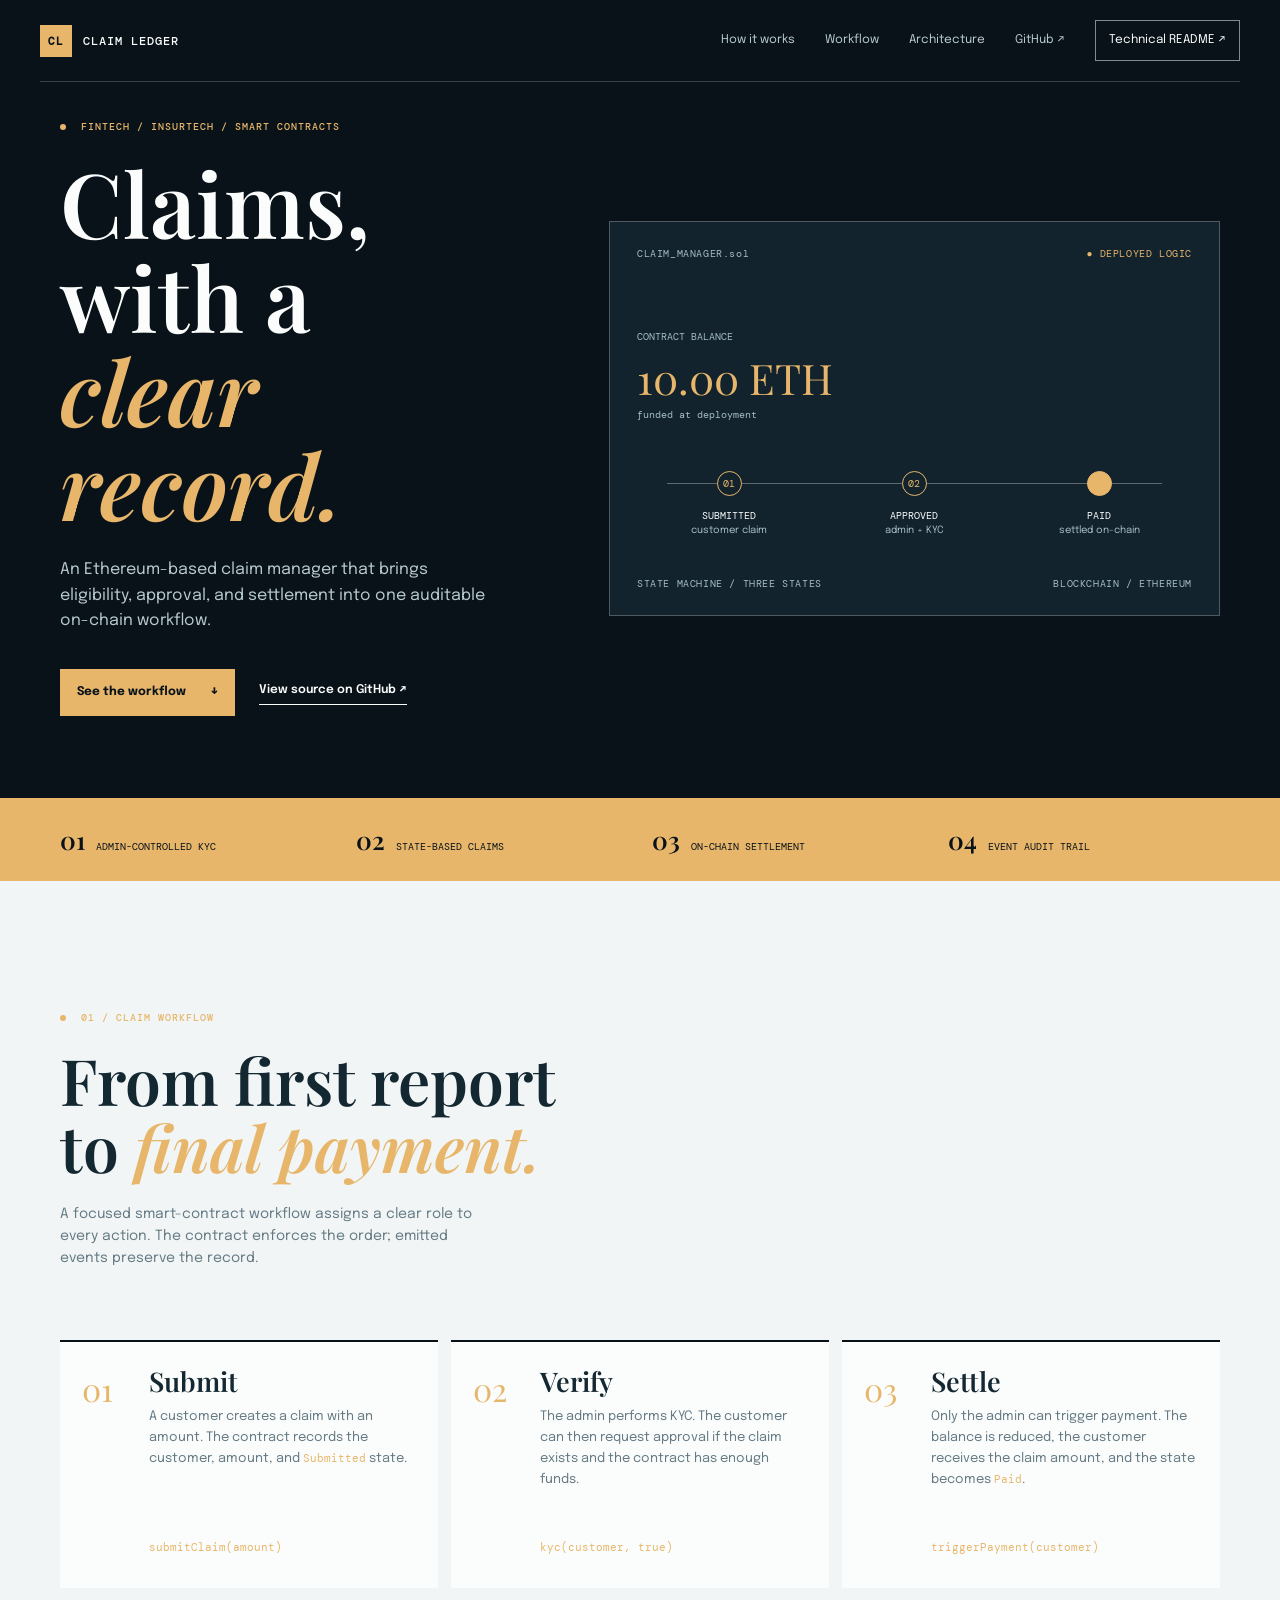
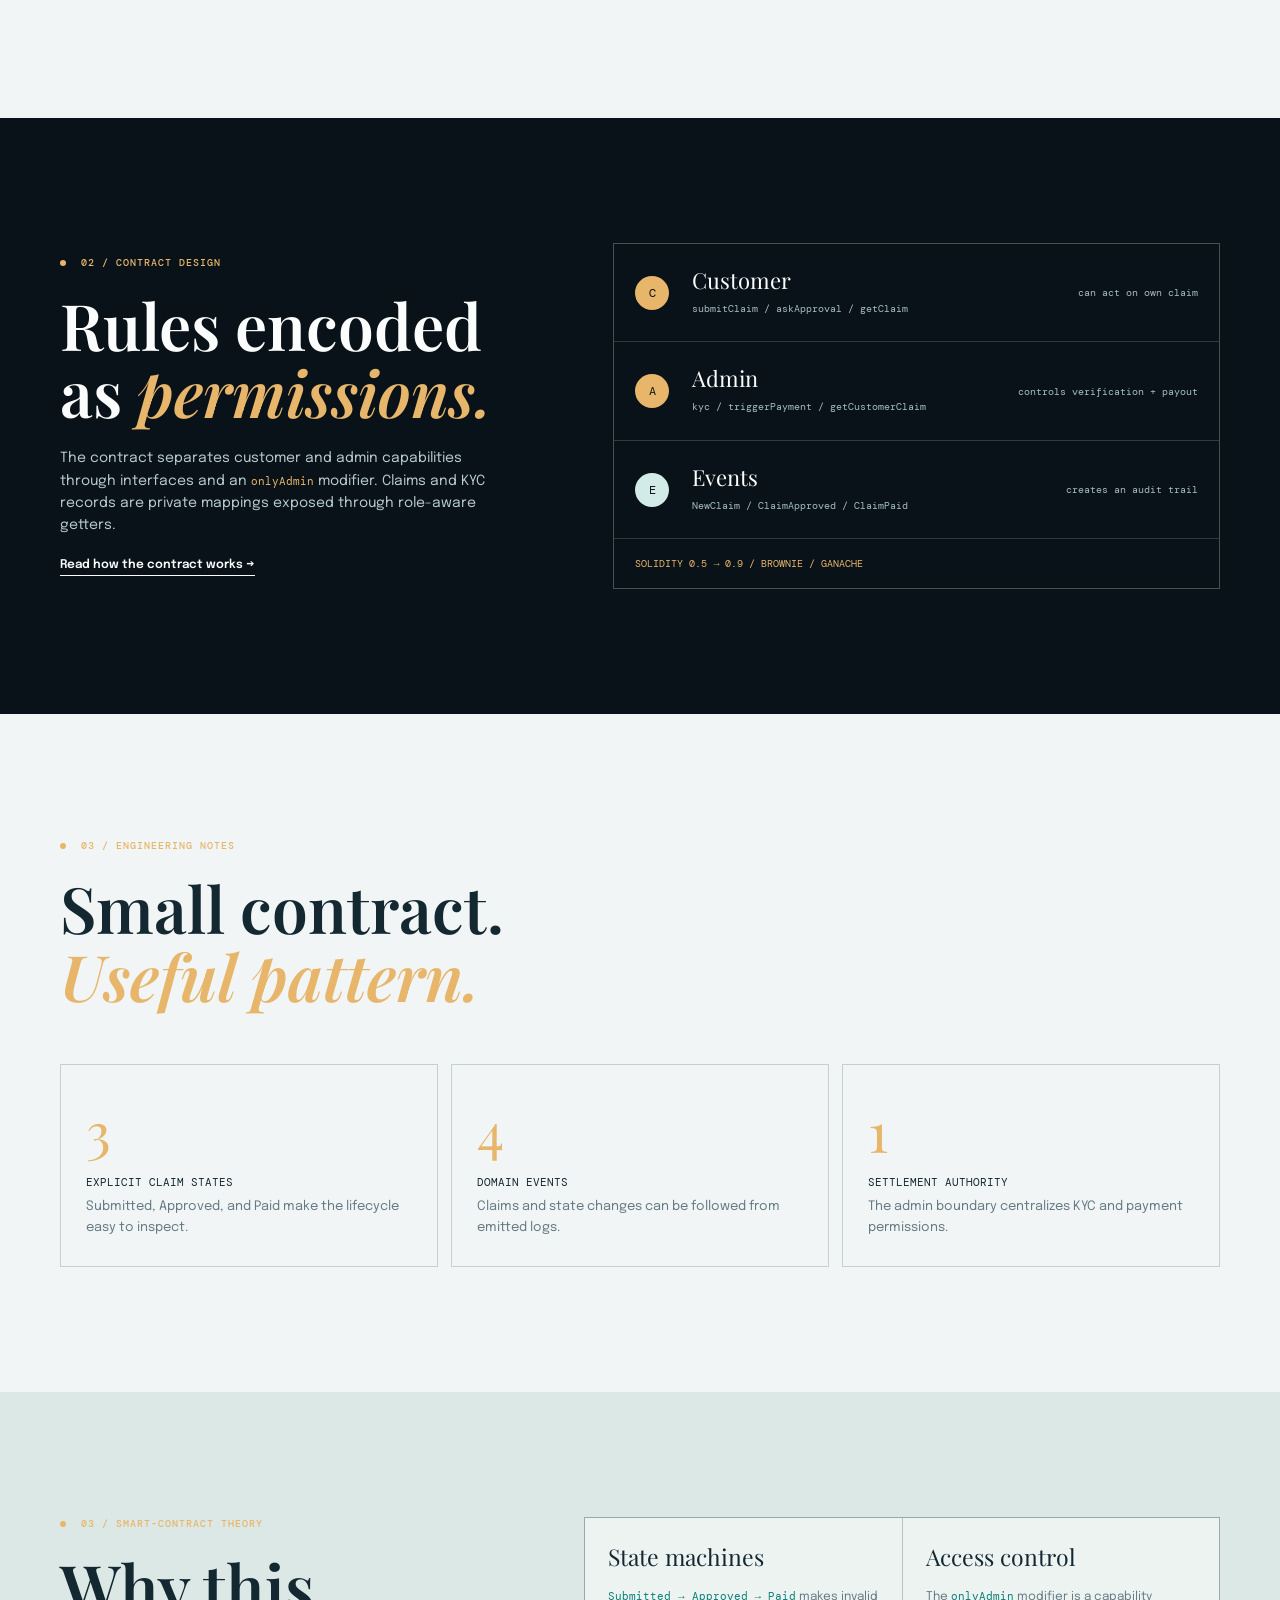
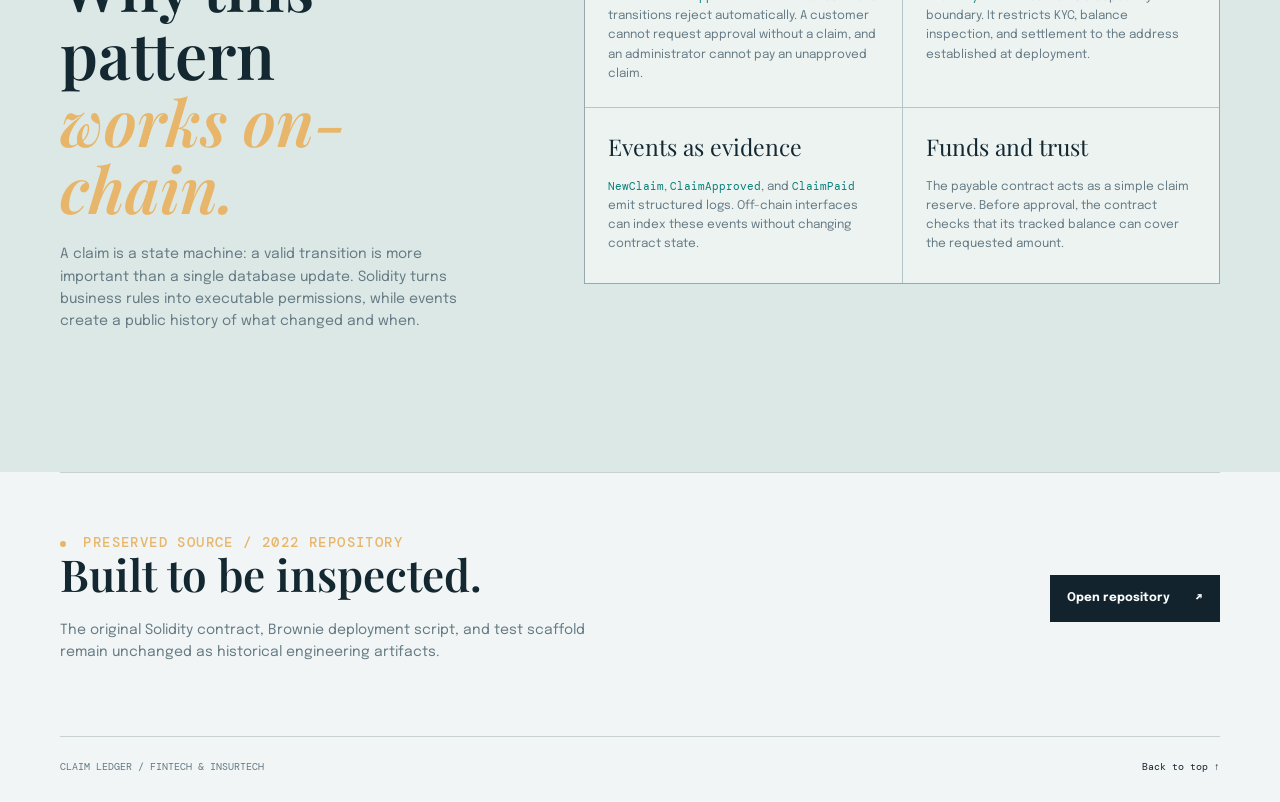
<file: index.html>
<!doctype html>
<html lang="en">
<head>
  <meta charset="utf-8">
  <meta name="viewport" content="width=device-width, initial-scale=1">
  <meta name="theme-color" content="#081f2d">
  <meta name="description" content="Claim Ledger: an Ethereum smart contract for transparent insurance claim workflows.">
  <title>Claim Ledger | Fintech & Insurtech</title>
  <link rel="icon" href="data:image/svg+xml,%3Csvg xmlns='http://www.w3.org/2000/svg' viewBox='0 0 64 64'%3E%3Crect width='64' height='64' rx='14' fill='%23081f2d'/%3E%3Cpath d='M16 45V19h11c9 0 14 5 14 13s-5 13-14 13H16Zm8-7h3c5 0 7-2 7-6s-2-6-7-6h-3v12Z' fill='%23e7b66b'/%3E%3C/svg%3E" type="image/svg+xml">
  <link rel="preconnect" href="https://fonts.googleapis.com">
  <link rel="preconnect" href="https://fonts.gstatic.com" crossorigin>
  <link href="https://fonts.googleapis.com/css2?family=DM+Mono:wght@400;500&family=Epilogue:wght@400;500;600;700&family=Playfair+Display:ital,wght@0,600;1,600&display=swap" rel="stylesheet">
  <link rel="stylesheet" href="styles.css">
  <link rel="stylesheet" href="protocol-theme.css">
  <link rel="stylesheet" href="reader-theme.css">
  <link rel="stylesheet" href="color-cleanup.css">
  <link rel="stylesheet" href="theory.css"><link rel="stylesheet" href="readme.css"><link rel="stylesheet" href="site-theme-final.css">
  <link rel="stylesheet" href="layout-fix.css">
</head>
<body>
  <header class="site-header"><a class="brand" href="#top"><span class="brand-mark">CL</span><span>CLAIM LEDGER</span></a><nav aria-label="Primary navigation"><a href="how-it-works.html">How it works</a><a href="#workflow">Workflow</a><a href="#architecture">Architecture</a><a href="https://github.com/omarja12/Fintech-Inssurtech-Project" target="_blank" rel="noreferrer">GitHub &#8599;</a><a class="header-button" href="readme.html">Technical README &#8599;</a></nav></header>
  <main id="top">
    <section class="hero page-width"><div class="hero-copy reveal"><p class="kicker"><span></span> FINTECH / INSURTECH / SMART CONTRACTS</p><h1>Claims, with a<br><em>clear record.</em></h1><p class="hero-lede">An Ethereum-based claim manager that brings eligibility, approval, and settlement into one auditable on-chain workflow.</p><div class="hero-actions"><a class="button button-gold" href="#workflow">See the workflow <span>&#8595;</span></a><a class="text-button" href="https://github.com/omarja12/Fintech-Inssurtech-Project" target="_blank" rel="noreferrer">View source on GitHub &#8599;</a></div></div><div class="hero-console reveal delay"><div class="console-top"><span>CLAIM_MANAGER.sol</span><span class="live-dot">● DEPLOYED LOGIC</span></div><div class="console-balance"><span>CONTRACT BALANCE</span><strong>10.00 ETH</strong><small>funded at deployment</small></div><div class="console-flow"><div class="flow-line"></div><div class="flow-node complete"><b>01</b><span>SUBMITTED</span><small>customer claim</small></div><div class="flow-node complete"><b>02</b><span>APPROVED</span><small>admin + KYC</small></div><div class="flow-node current"><b>03</b><span>PAID</span><small>settled on-chain</small></div></div><div class="console-footer"><span>STATE MACHINE / THREE STATES</span><span>BLOCKCHAIN / ETHEREUM</span></div></div></section>
    <section class="signal-bar"><div><b>01</b><span>Admin-controlled KYC</span></div><div><b>02</b><span>State-based claims</span></div><div><b>03</b><span>On-chain settlement</span></div><div><b>04</b><span>Event audit trail</span></div></section>
    <section class="section page-width" id="workflow"><div class="section-intro reveal"><p class="kicker"><span></span> 01 / CLAIM WORKFLOW</p><h2>From first report<br>to <em>final payment.</em></h2><p>A focused smart-contract workflow assigns a clear role to every action. The contract enforces the order; emitted events preserve the record.</p></div><div class="workflow-grid reveal"><article class="step-card"><div class="step-number">01</div><div><h3>Submit</h3><p>A customer creates a claim with an amount. The contract records the customer, amount, and <code>Submitted</code> state.</p><code>submitClaim(amount)</code></div></article><article class="step-card"><div class="step-number">02</div><div><h3>Verify</h3><p>The admin performs KYC. The customer can then request approval if the claim exists and the contract has enough funds.</p><code>kyc(customer, true)</code></div></article><article class="step-card"><div class="step-number">03</div><div><h3>Settle</h3><p>Only the admin can trigger payment. The balance is reduced, the customer receives the claim amount, and the state becomes <code>Paid</code>.</p><code>triggerPayment(customer)</code></div></article></div></section>
    <section class="architecture-band" id="architecture"><div class="page-width architecture-grid"><div class="section-intro reveal"><p class="kicker"><span></span> 02 / CONTRACT DESIGN</p><h2>Rules encoded<br>as <em>permissions.</em></h2><p>The contract separates customer and admin capabilities through interfaces and an <code>onlyAdmin</code> modifier. Claims and KYC records are private mappings exposed through role-aware getters.</p><a class="text-button light" href="how-it-works.html">Read how the contract works &#8594;</a></div><div class="architecture-panel reveal delay"><div class="role-row"><span class="role-icon customer">C</span><div><b>Customer</b><small>submitClaim / askApproval / getClaim</small></div><i>can act on own claim</i></div><div class="role-row"><span class="role-icon admin">A</span><div><b>Admin</b><small>kyc / triggerPayment / getCustomerClaim</small></div><i>controls verification + payout</i></div><div class="role-row"><span class="role-icon event">E</span><div><b>Events</b><small>NewClaim / ClaimApproved / ClaimPaid</small></div><i>creates an audit trail</i></div><div class="contract-tag">SOLIDITY 0.5 &#8594; 0.9 / BROWNIE / GANACHE</div></div></div></section>
    <section class="section page-width outcomes"><div class="section-intro reveal"><p class="kicker"><span></span> 03 / ENGINEERING NOTES</p><h2>Small contract.<br><em>Useful pattern.</em></h2></div><div class="outcome-grid reveal"><div class="outcome"><strong>3</strong><span>Explicit claim states</span><p>Submitted, Approved, and Paid make the lifecycle easy to inspect.</p></div><div class="outcome"><strong>4</strong><span>Domain events</span><p>Claims and state changes can be followed from emitted logs.</p></div><div class="outcome"><strong>1</strong><span>Settlement authority</span><p>The admin boundary centralizes KYC and payment permissions.</p></div></div></section>
    <section class="theory-band"><div class="page-width theory-grid"><div><p class="kicker"><span></span> 03 / SMART-CONTRACT THEORY</p><h2>Why this pattern<br><em>works on-chain.</em></h2><p>A claim is a state machine: a valid transition is more important than a single database update. Solidity turns business rules into executable permissions, while events create a public history of what changed and when.</p></div><div class="theory-points"><article><b>State machines</b><p><code>Submitted → Approved → Paid</code> makes invalid transitions reject automatically. A customer cannot request approval without a claim, and an administrator cannot pay an unapproved claim.</p></article><article><b>Access control</b><p>The <code>onlyAdmin</code> modifier is a capability boundary. It restricts KYC, balance inspection, and settlement to the address established at deployment.</p></article><article><b>Events as evidence</b><p><code>NewClaim</code>, <code>ClaimApproved</code>, and <code>ClaimPaid</code> emit structured logs. Off-chain interfaces can index these events without changing contract state.</p></article><article><b>Funds and trust</b><p>The payable contract acts as a simple claim reserve. Before approval, the contract checks that its tracked balance can cover the requested amount.</p></article></div></div></section>
    <section class="archive page-width"><div><p class="kicker"><span></span> PRESERVED SOURCE / 2022 REPOSITORY</p><h2>Built to be inspected.</h2><p>The original Solidity contract, Brownie deployment script, and test scaffold remain unchanged as historical engineering artifacts.</p></div><a class="button button-dark" href="https://github.com/omarja12/Fintech-Inssurtech-Project" target="_blank" rel="noreferrer">Open repository <span>&#8599;</span></a></section>
  </main>
  <footer class="footer page-width"><span>CLAIM LEDGER / FINTECH & INSURTECH</span><a href="#top">Back to top &#8593;</a></footer>
</body>
</html>
</file>
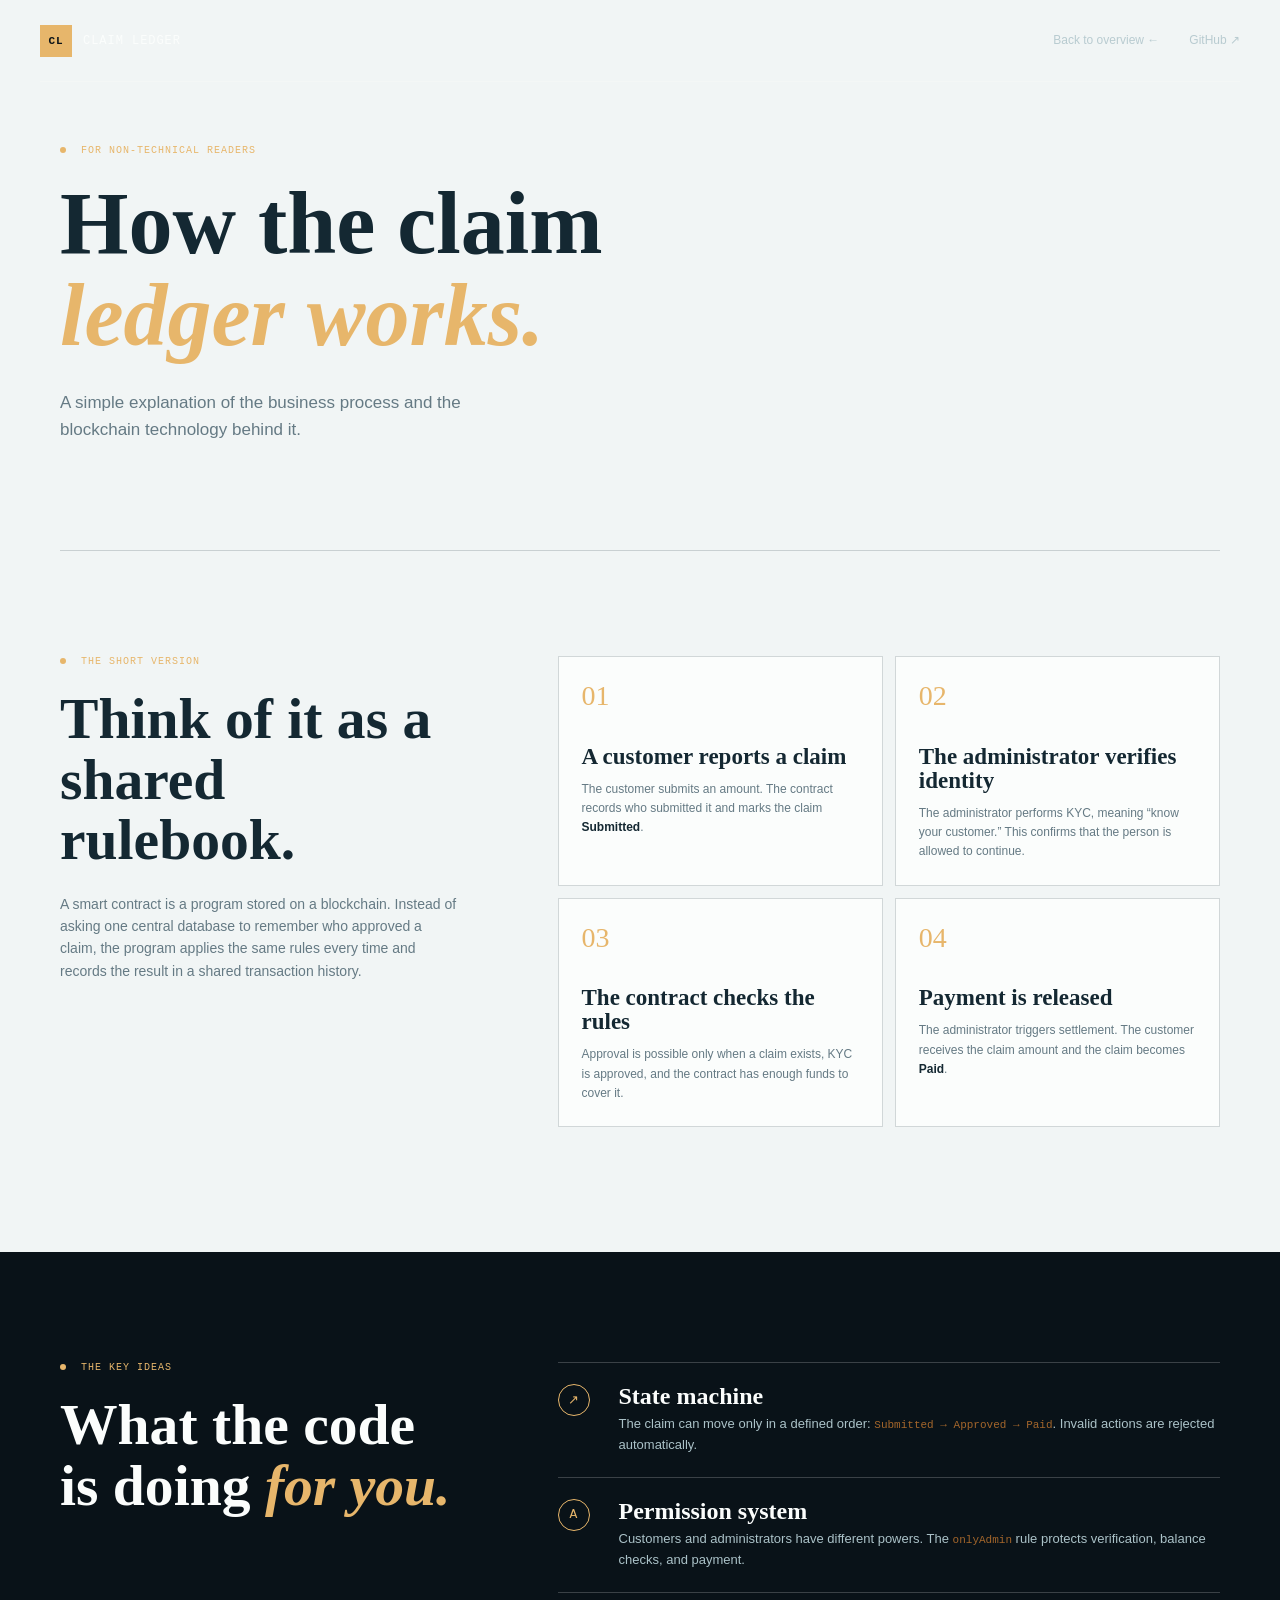
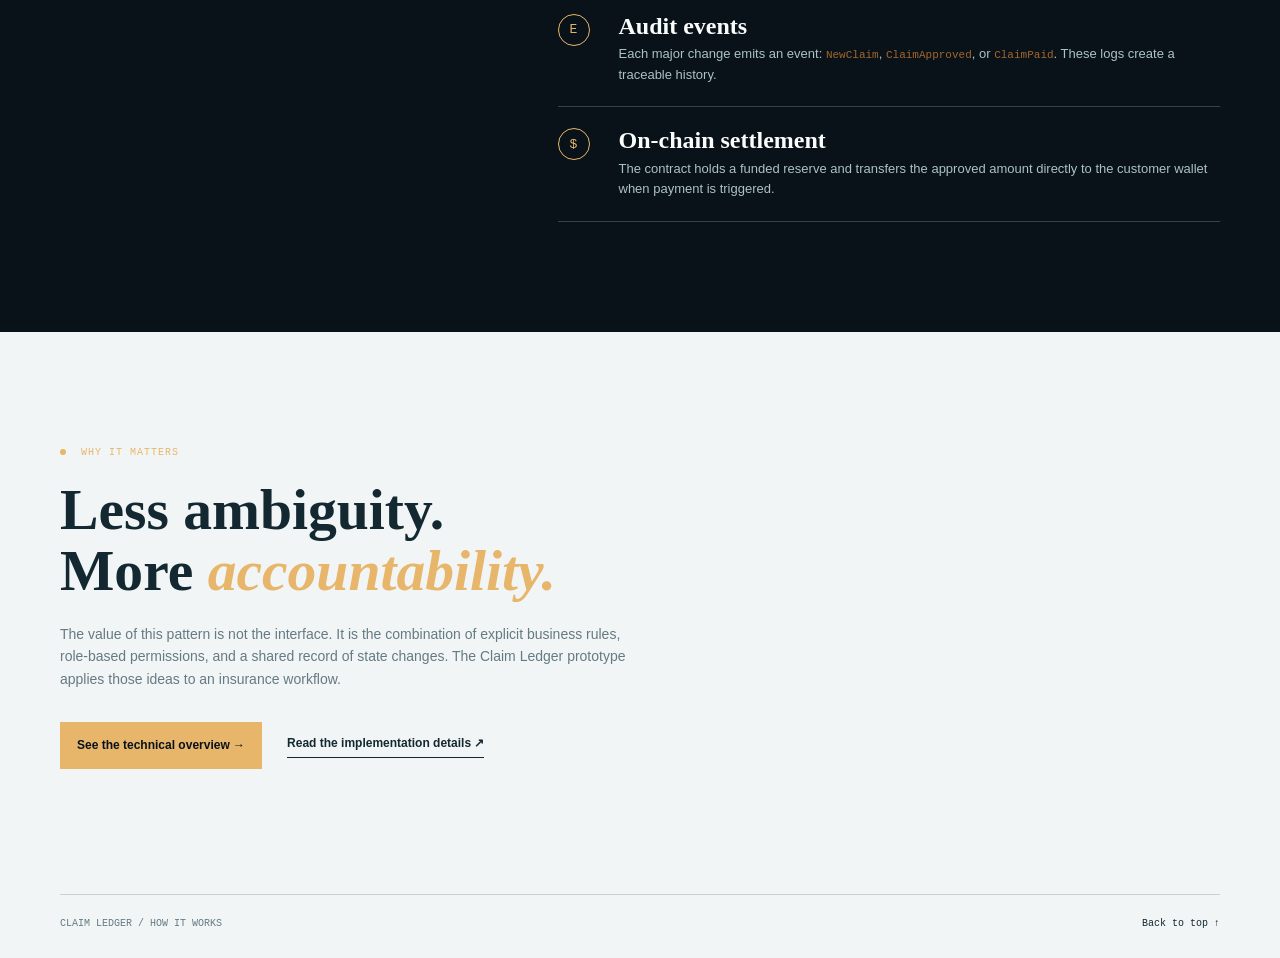
<file: how-it-works.html>
<!doctype html>
<html lang="en">
<head>
  <meta charset="utf-8">
  <meta name="viewport" content="width=device-width, initial-scale=1">
  <meta name="theme-color" content="#07151d">
  <meta name="description" content="How Claim Ledger uses a smart contract to manage insurance claims on Ethereum.">
  <title>How It Works | Claim Ledger</title>
  <link rel="icon" href="data:image/svg+xml,%3Csvg xmlns='http://www.w3.org/2000/svg' viewBox='0 0 64 64'%3E%3Crect width='64' height='64' rx='14' fill='%2307151d'/%3E%3Cpath d='M16 45V19h11c9 0 14 5 14 13s-5 13-14 13H16Zm8-7h3c5 0 7-2 7-6s-2-6-7-6h-3v12Z' fill='%23e7b66b'/%3E%3C/svg%3E" type="image/svg+xml">
  <link rel="stylesheet" href="styles.css"><link rel="stylesheet" href="protocol-theme.css"><link rel="stylesheet" href="reader-theme.css"><link rel="stylesheet" href="color-cleanup.css"><link rel="stylesheet" href="theory.css"><link rel="stylesheet" href="how-it-works.css"><link rel="stylesheet" href="site-theme-final.css">
</head>
<body class="how-page">
  <header class="site-header"><a class="brand" href="index.html"><span class="brand-mark">CL</span><span>CLAIM LEDGER</span></a><nav aria-label="Primary navigation"><a href="index.html">Back to overview &#8592;</a><a href="https://github.com/omarja12/Fintech-Inssurtech-Project" target="_blank" rel="noreferrer">GitHub &#8599;</a></nav></header>
  <main><section class="how-hero page-width"><p class="kicker"><span></span> FOR NON-TECHNICAL READERS</p><h1>How the claim<br><em>ledger works.</em></h1><p>A simple explanation of the business process and the blockchain technology behind it.</p></section>
  <section class="how-content page-width"><div class="how-intro"><p class="kicker"><span></span> THE SHORT VERSION</p><h2>Think of it as a shared rulebook.</h2><p>A smart contract is a program stored on a blockchain. Instead of asking one central database to remember who approved a claim, the program applies the same rules every time and records the result in a shared transaction history.</p></div><div class="plain-steps"><article><b>01</b><h3>A customer reports a claim</h3><p>The customer submits an amount. The contract records who submitted it and marks the claim <strong>Submitted</strong>.</p></article><article><b>02</b><h3>The administrator verifies identity</h3><p>The administrator performs KYC, meaning “know your customer.” This confirms that the person is allowed to continue.</p></article><article><b>03</b><h3>The contract checks the rules</h3><p>Approval is possible only when a claim exists, KYC is approved, and the contract has enough funds to cover it.</p></article><article><b>04</b><h3>Payment is released</h3><p>The administrator triggers settlement. The customer receives the claim amount and the claim becomes <strong>Paid</strong>.</p></article></div></section>
  <section class="how-dark"><div class="page-width concept-grid"><div><p class="kicker"><span></span> THE KEY IDEAS</p><h2>What the code<br>is doing <em>for you.</em></h2></div><div class="concept-list"><article><span class="concept-icon">↗</span><div><h3>State machine</h3><p>The claim can move only in a defined order: <code>Submitted → Approved → Paid</code>. Invalid actions are rejected automatically.</p></div></article><article><span class="concept-icon">A</span><div><h3>Permission system</h3><p>Customers and administrators have different powers. The <code>onlyAdmin</code> rule protects verification, balance checks, and payment.</p></div></article><article><span class="concept-icon">E</span><div><h3>Audit events</h3><p>Each major change emits an event: <code>NewClaim</code>, <code>ClaimApproved</code>, or <code>ClaimPaid</code>. These logs create a traceable history.</p></div></article><article><span class="concept-icon">$</span><div><h3>On-chain settlement</h3><p>The contract holds a funded reserve and transfers the approved amount directly to the customer wallet when payment is triggered.</p></div></article></div></div></section>
  <section class="how-bottom page-width"><p class="kicker"><span></span> WHY IT MATTERS</p><h2>Less ambiguity.<br>More <em>accountability.</em></h2><p>The value of this pattern is not the interface. It is the combination of explicit business rules, role-based permissions, and a shared record of state changes. The Claim Ledger prototype applies those ideas to an insurance workflow.</p><div class="how-actions"><a class="button button-gold" href="index.html">See the technical overview &#8594;</a><a class="text-button" href="readme.html">Read the implementation details &#8599;</a></div></section></main>
  <footer class="footer page-width"><span>CLAIM LEDGER / HOW IT WORKS</span><a href="#top">Back to top &#8593;</a></footer>
</body>
</html>
</file>
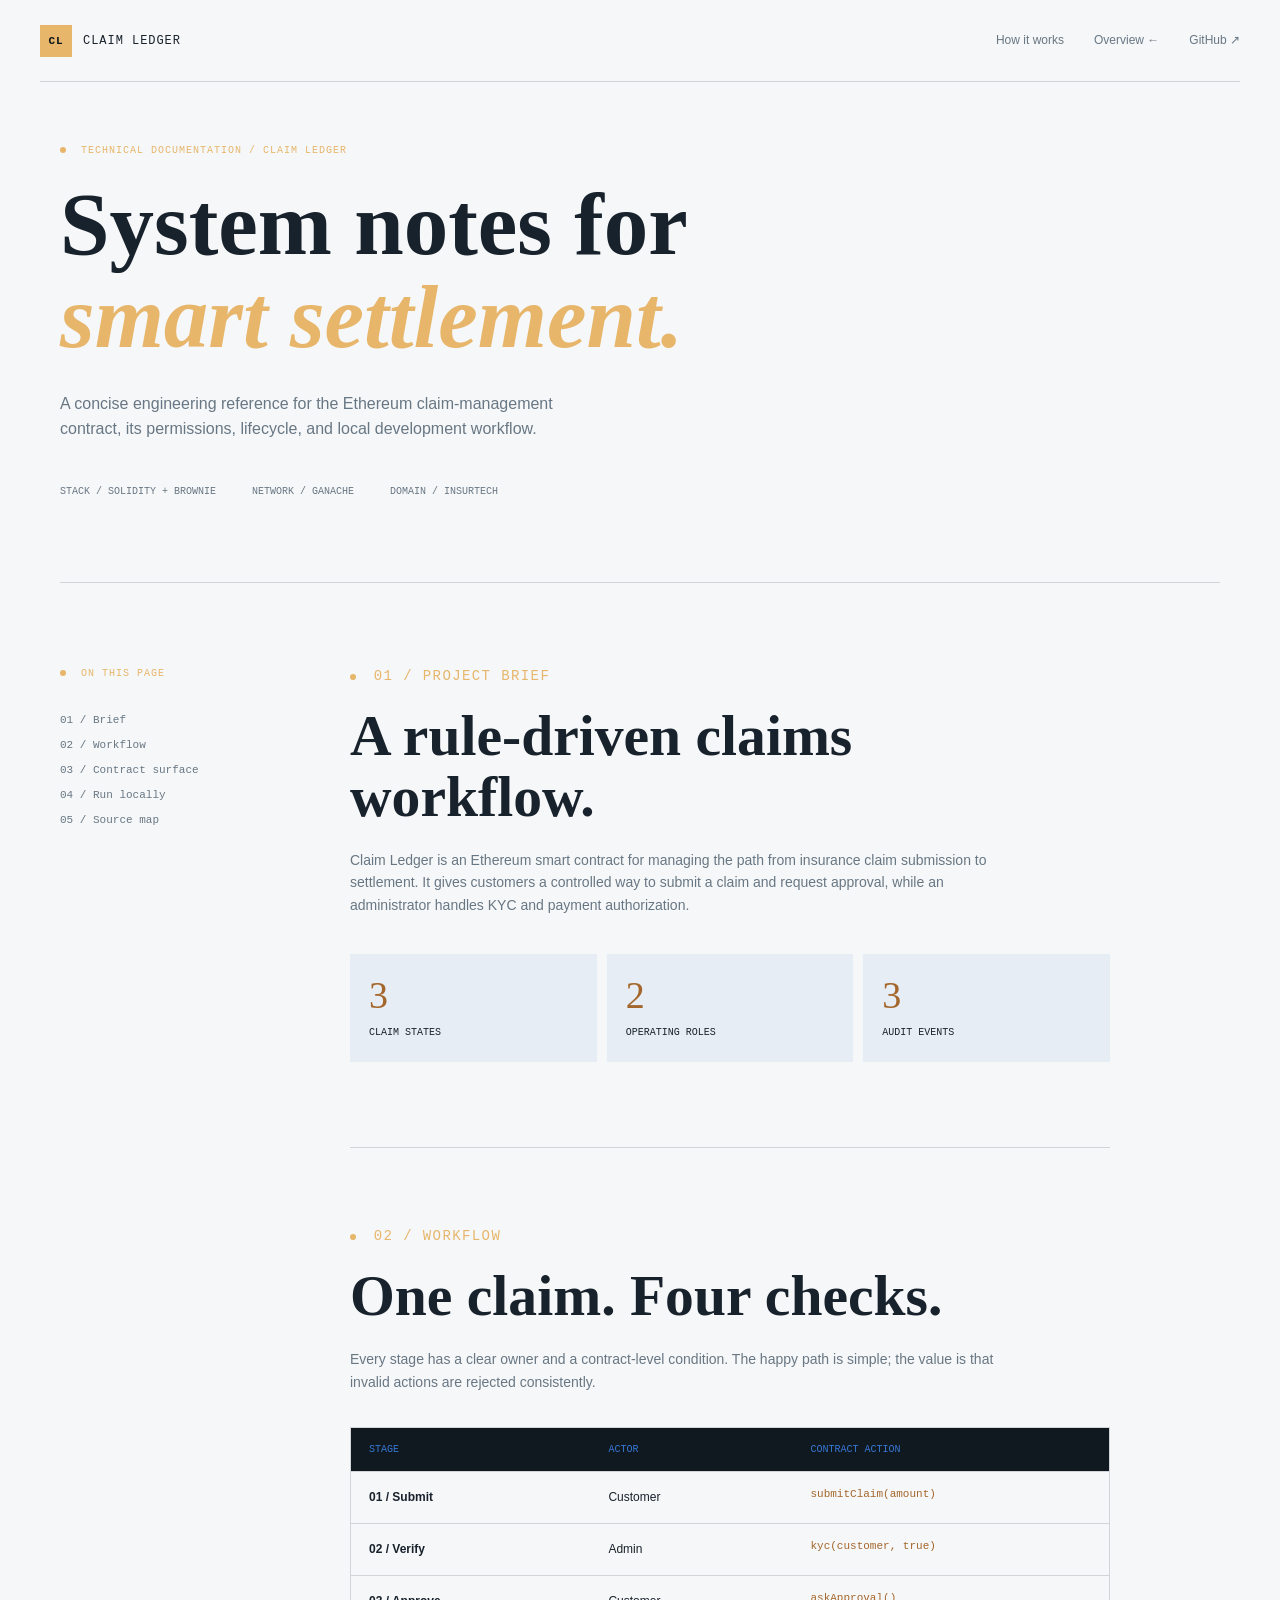
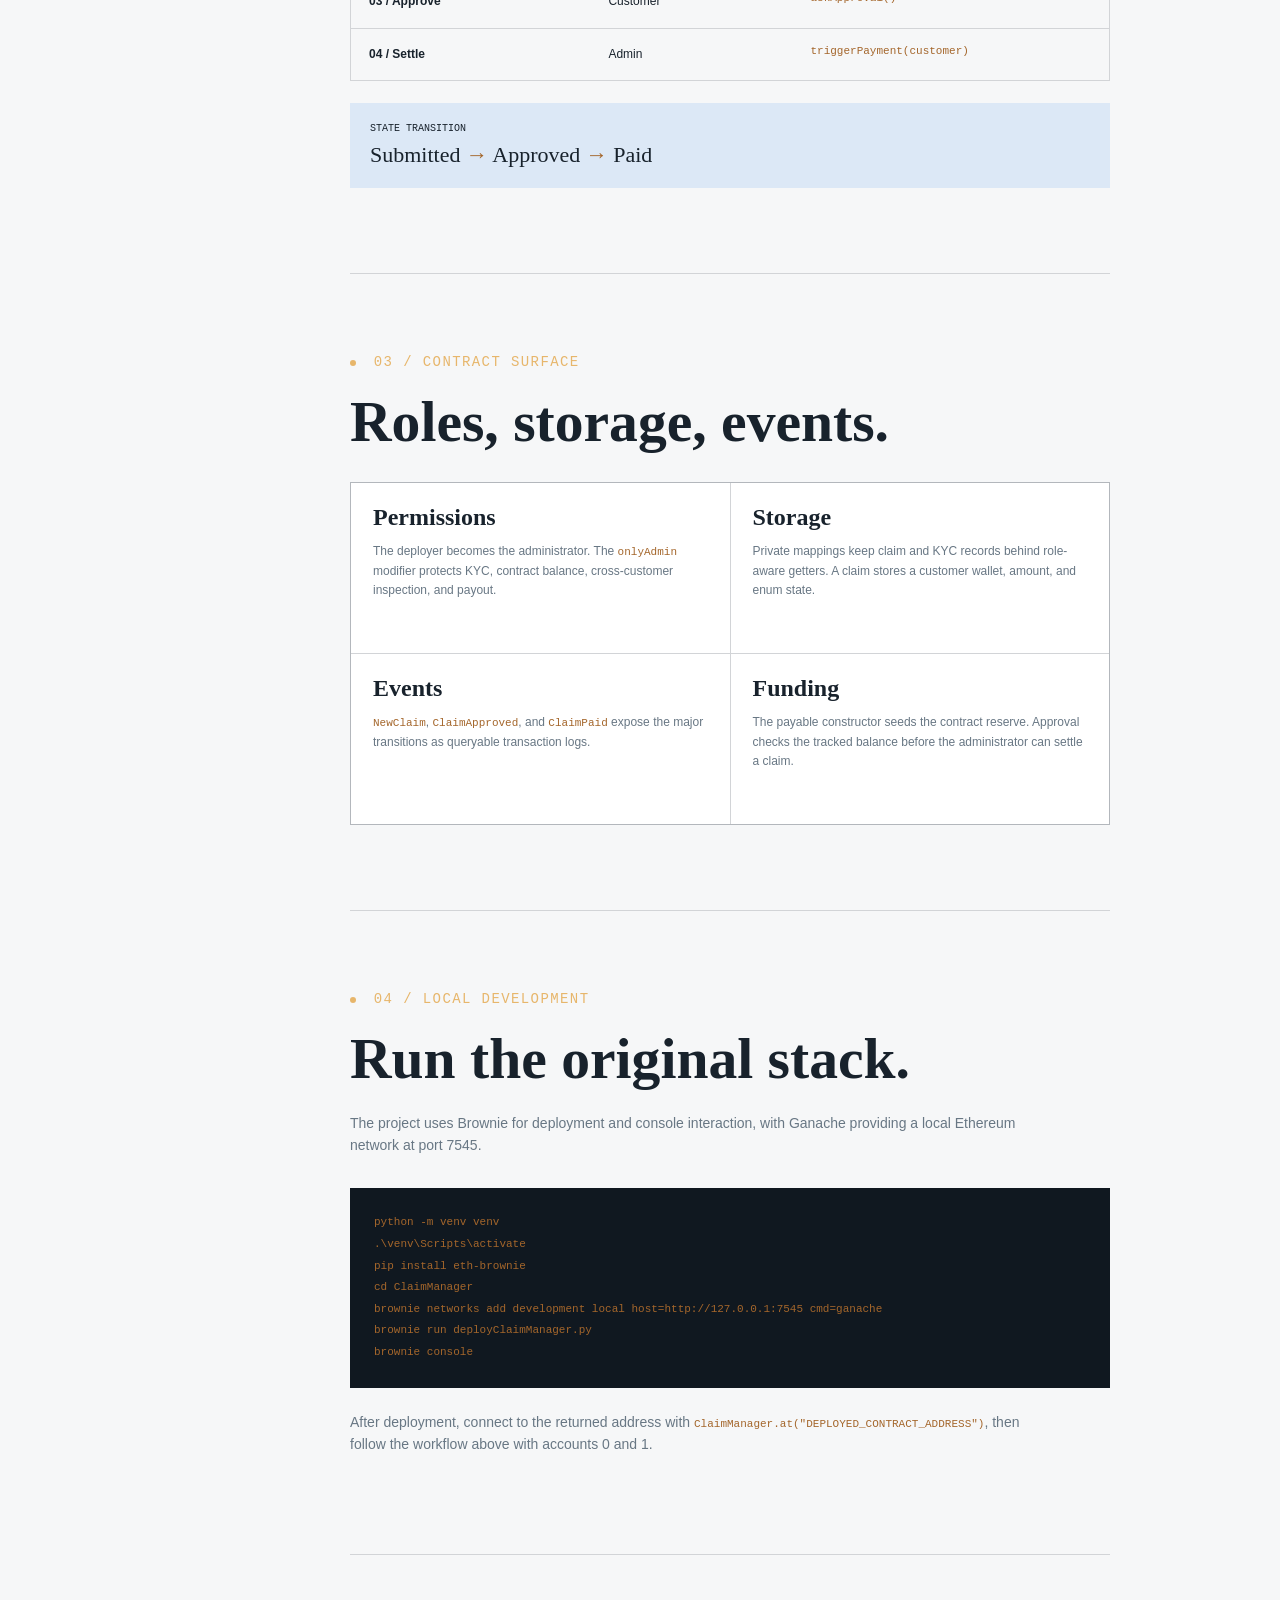
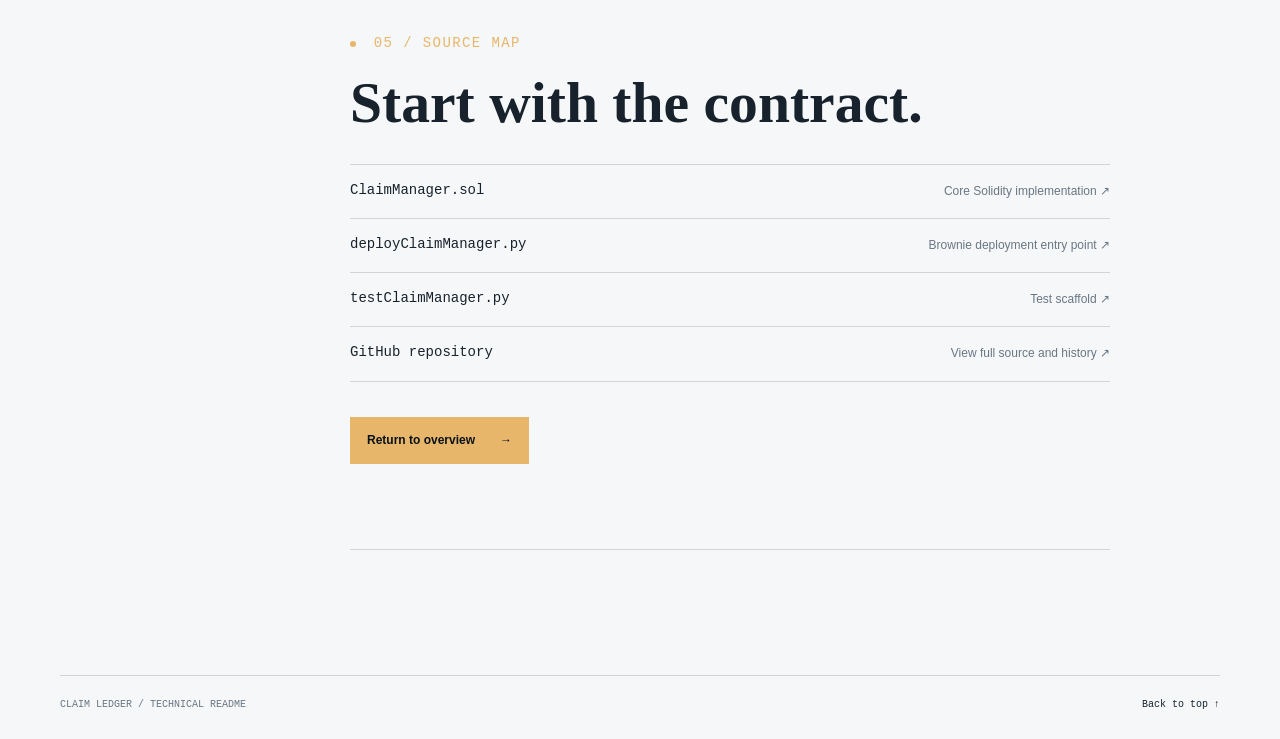
<file: readme.html>
<!doctype html>
<html lang="en">
<head>
  <meta charset="utf-8">
  <meta name="viewport" content="width=device-width, initial-scale=1">
  <meta name="theme-color" content="#07151d">
  <meta name="description" content="Technical readme for Claim Ledger, an Ethereum-based insurance claim management smart contract.">
  <title>Technical Readme | Claim Ledger</title>
  <link rel="icon" href="data:image/svg+xml,%3Csvg xmlns='http://www.w3.org/2000/svg' viewBox='0 0 64 64'%3E%3Crect width='64' height='64' rx='14' fill='%2307151d'/%3E%3Cpath d='M16 45V19h11c9 0 14 5 14 13s-5 13-14 13H16Zm8-7h3c5 0 7-2 7-6s-2-6-7-6h-3v12Z' fill='%2365e0cc'/%3E%3C/svg%3E" type="image/svg+xml">
  <link rel="stylesheet" href="styles.css"><link rel="stylesheet" href="protocol-theme.css"><link rel="stylesheet" href="reader-theme.css"><link rel="stylesheet" href="color-cleanup.css"><link rel="stylesheet" href="readme.css"><link rel="stylesheet" href="readme-theme.css"><link rel="stylesheet" href="site-theme-final.css">
</head>
<body class="readme-page">
  <header class="site-header"><a class="brand" href="index.html"><span class="brand-mark">CL</span><span>CLAIM LEDGER</span></a><nav aria-label="Primary navigation"><a href="how-it-works.html">How it works</a><a href="index.html">Overview &#8592;</a><a href="https://github.com/omarja12/Fintech-Inssurtech-Project" target="_blank" rel="noreferrer">GitHub &#8599;</a></nav></header>
  <main><section class="readme-hero page-width"><p class="kicker"><span></span> TECHNICAL DOCUMENTATION / CLAIM LEDGER</p><h1>System notes for<br><em>smart settlement.</em></h1><p>A concise engineering reference for the Ethereum claim-management contract, its permissions, lifecycle, and local development workflow.</p><div class="readme-hero-meta"><span>STACK / SOLIDITY + BROWNIE</span><span>NETWORK / GANACHE</span><span>DOMAIN / INSURTECH</span></div></section>
  <section class="readme-layout page-width"><aside class="readme-index"><p class="kicker"><span></span> ON THIS PAGE</p><a href="#brief">01 / Brief</a><a href="#workflow">02 / Workflow</a><a href="#interface">03 / Contract surface</a><a href="#run">04 / Run locally</a><a href="#source">05 / Source map</a></aside><article class="readme-content">
    <section id="brief"><p class="kicker"><span></span> 01 / PROJECT BRIEF</p><h2>A rule-driven claims workflow.</h2><p>Claim Ledger is an Ethereum smart contract for managing the path from insurance claim submission to settlement. It gives customers a controlled way to submit a claim and request approval, while an administrator handles KYC and payment authorization.</p><div class="brief-stats"><div><strong>3</strong><span>claim states</span></div><div><strong>2</strong><span>operating roles</span></div><div><strong>3</strong><span>audit events</span></div></div></section>
    <section id="workflow"><p class="kicker"><span></span> 02 / WORKFLOW</p><h2>One claim. Four checks.</h2><p>Every stage has a clear owner and a contract-level condition. The happy path is simple; the value is that invalid actions are rejected consistently.</p><div class="workflow-table"><div class="table-head"><span>Stage</span><span>Actor</span><span>Contract action</span></div><div><b>01 / Submit</b><span>Customer</span><code>submitClaim(amount)</code></div><div><b>02 / Verify</b><span>Admin</span><code>kyc(customer, true)</code></div><div><b>03 / Approve</b><span>Customer</span><code>askApproval()</code></div><div><b>04 / Settle</b><span>Admin</span><code>triggerPayment(customer)</code></div></div><div class="state-strip"><span>STATE TRANSITION</span><strong>Submitted <i>→</i> Approved <i>→</i> Paid</strong></div></section>
    <section id="interface"><p class="kicker"><span></span> 03 / CONTRACT SURFACE</p><h2>Roles, storage, events.</h2><div class="interface-grid"><div><h3>Permissions</h3><p>The deployer becomes the administrator. The <code>onlyAdmin</code> modifier protects KYC, contract balance, cross-customer inspection, and payout.</p></div><div><h3>Storage</h3><p>Private mappings keep claim and KYC records behind role-aware getters. A claim stores a customer wallet, amount, and enum state.</p></div><div><h3>Events</h3><p><code>NewClaim</code>, <code>ClaimApproved</code>, and <code>ClaimPaid</code> expose the major transitions as queryable transaction logs.</p></div><div><h3>Funding</h3><p>The payable constructor seeds the contract reserve. Approval checks the tracked balance before the administrator can settle a claim.</p></div></div></section>
    <section id="run"><p class="kicker"><span></span> 04 / LOCAL DEVELOPMENT</p><h2>Run the original stack.</h2><p>The project uses Brownie for deployment and console interaction, with Ganache providing a local Ethereum network at port 7545.</p><pre><code>python -m venv venv
.\venv\Scripts\activate
pip install eth-brownie
cd ClaimManager
brownie networks add development local host=http://127.0.0.1:7545 cmd=ganache
brownie run deployClaimManager.py
brownie console</code></pre><p>After deployment, connect to the returned address with <code>ClaimManager.at("DEPLOYED_CONTRACT_ADDRESS")</code>, then follow the workflow above with accounts 0 and 1.</p></section>
    <section id="source"><p class="kicker"><span></span> 05 / SOURCE MAP</p><h2>Start with the contract.</h2><div class="source-list"><a href="ClaimManager/contracts/ClaimManager.sol"><b>ClaimManager.sol</b><span>Core Solidity implementation &#8599;</span></a><a href="ClaimManager/scripts/deployClaimManager.py"><b>deployClaimManager.py</b><span>Brownie deployment entry point &#8599;</span></a><a href="ClaimManager/tests/testClaimManager.py"><b>testClaimManager.py</b><span>Test scaffold &#8599;</span></a><a href="https://github.com/omarja12/Fintech-Inssurtech-Project" target="_blank" rel="noreferrer"><b>GitHub repository</b><span>View full source and history &#8599;</span></a></div><a class="button button-gold" href="index.html">Return to overview <span>&#8594;</span></a></section>
  </article></section></main>
  <footer class="footer page-width"><span>CLAIM LEDGER / TECHNICAL README</span><a href="#top">Back to top &#8593;</a></footer>
</body>
</html>
</file>
<file: styles.css>
:root{--navy:#081f2d;--navy-2:#12384a;--ink:#173445;--muted:#6a8490;--paper:#f4f0e8;--white:#fffdf7;--gold:#e7b66b;--teal:#82c2b0;--line:rgba(23,52,69,.18);--mono:'DM Mono',monospace;--display:'Playfair Display',Georgia,serif;--body:'Epilogue',sans-serif}*{box-sizing:border-box}html{scroll-behavior:smooth}body{margin:0;background:var(--paper);color:var(--ink);font-family:var(--body);line-height:1.6}.page-width{width:min(1160px,calc(100% - 80px));margin-inline:auto}a{color:inherit;text-decoration:none}code{font:11px var(--mono);color:var(--gold)}.site-header{height:82px;display:flex;align-items:center;justify-content:space-between;width:min(1280px,calc(100% - 80px));margin:auto;border-bottom:1px solid rgba(255,253,247,.2);color:var(--white);position:absolute;left:0;right:0;z-index:3}.brand{display:flex;align-items:center;gap:11px;font:500 12px var(--mono);letter-spacing:.08em}.brand-mark{display:grid;place-items:center;width:32px;height:32px;background:var(--gold);color:var(--navy);font:700 11px var(--mono)}nav{display:flex;align-items:center;gap:30px;font-size:12px;color:#b8cbd0}nav a:hover{color:var(--gold)}.header-button{border:1px solid rgba(255,253,247,.45);padding:10px 13px;color:var(--white)}.hero{display:grid;grid-template-columns:.86fr 1.14fr;gap:88px;align-items:center;min-height:665px;padding-top:120px;padding-bottom:82px;background:var(--navy);color:var(--white)}.hero:before{content:'';position:absolute;inset:0 0 auto;height:665px;z-index:-1;background:var(--navy)}.kicker{margin:0 0 22px;color:var(--gold);font:500 10px var(--mono);letter-spacing:.1em}.kicker span{display:inline-block;width:6px;height:6px;margin-right:8px;background:var(--gold);border-radius:50%}h1,h2,h3{font-family:var(--display);font-weight:600;line-height:1.05;letter-spacing:0}h1{margin:0 0 26px;font-size:clamp(57px,7vw,92px)}h2{margin:0 0 22px;font-size:clamp(43px,5vw,68px)}h1 em,h2 em{font-style:italic;color:var(--teal)}.hero-lede{max-width:440px;color:#b8cbd0;font-size:16px}.hero-actions{display:flex;align-items:center;gap:24px;margin-top:35px}.button{display:inline-flex;align-items:center;justify-content:space-between;gap:25px;padding:14px 17px;font-size:12px;font-weight:700;transition:transform .2s}.button:hover{transform:translateY(-3px)}.button-gold{background:var(--gold);color:var(--navy)}.button-dark{background:var(--navy);color:var(--white)}.text-button{padding-bottom:4px;border-bottom:1px solid currentColor;font-size:12px;font-weight:600}.text-button.light{color:var(--white)}.hero-console{min-height:395px;padding:25px 27px;background:var(--navy-2);border:1px solid rgba(255,253,247,.25);position:relative}.console-top,.console-footer{display:flex;justify-content:space-between;color:#a5bdc4;font:10px var(--mono);letter-spacing:.06em}.live-dot{color:var(--teal)}.console-balance{margin:70px 0 50px}.console-balance span,.console-balance small{display:block;color:#a5bdc4;font:10px var(--mono)}.console-balance strong{display:block;margin:7px 0 2px;color:var(--white);font:42px var(--display)}.console-flow{display:grid;grid-template-columns:repeat(3,1fr);gap:0;position:relative}.flow-line{position:absolute;top:12px;right:30px;left:30px;border-top:1px solid rgba(255,253,247,.32)}.flow-node{position:relative;z-index:1;text-align:center}.flow-node b{display:grid;place-items:center;width:25px;height:25px;margin:auto;border:1px solid var(--teal);border-radius:50%;background:var(--navy-2);color:var(--teal);font:10px var(--mono)}.flow-node.current b{border-color:var(--gold);background:var(--gold);color:var(--navy)}.flow-node span{display:block;margin-top:13px;color:var(--white);font:10px var(--mono)}.flow-node small{display:block;color:#a5bdc4;font-size:10px}.console-footer{position:absolute;bottom:25px;left:27px;right:27px}.signal-bar{display:grid;grid-template-columns:repeat(4,1fr);padding:25px max(40px,calc((100% - 1160px)/2));gap:24px;background:var(--gold);color:var(--navy)}.signal-bar div{display:flex;align-items:baseline;gap:11px;font:10px var(--mono);text-transform:uppercase}.signal-bar b{font:600 25px var(--display)}.section{padding:130px 0}.section-intro{max-width:550px}.section-intro>p:not(.kicker){max-width:430px;color:var(--muted);font-size:14px}.workflow-grid{display:grid;grid-template-columns:repeat(3,1fr);gap:13px;margin-top:70px}.step-card{display:grid;grid-template-columns:50px 1fr;gap:17px;padding:25px 22px 28px;border-top:2px solid var(--navy);background:var(--white)}.step-number{color:var(--gold);font:32px var(--display)}.step-card h3{margin:0 0 12px;font-size:27px}.step-card p{min-height:105px;margin:0 0 22px;color:var(--muted);font-size:13px}.architecture-band{padding:125px 0;background:var(--navy);color:var(--white)}.architecture-grid{display:grid;grid-template-columns:.85fr 1.15fr;align-items:center;gap:105px}.architecture-band .section-intro>p:not(.kicker){color:#b8cbd0}.architecture-panel{border:1px solid rgba(255,253,247,.26)}.role-row{display:grid;grid-template-columns:42px 1fr auto;align-items:center;gap:15px;padding:21px;border-bottom:1px solid rgba(255,253,247,.17)}.role-icon{display:grid;place-items:center;width:34px;height:34px;border-radius:50%;font:12px var(--mono)}.customer{background:var(--gold);color:var(--navy)}.admin{background:var(--teal);color:var(--navy)}.event{background:#dfe7df;color:var(--navy)}.role-row b{display:block;font:22px var(--display)}.role-row small,.role-row i{color:#a5bdc4;font:10px var(--mono);font-style:normal}.role-row i{text-align:right}.contract-tag{padding:18px 21px;color:var(--gold);font:10px var(--mono)}.outcomes{padding:125px 0}.outcome-grid{display:grid;grid-template-columns:repeat(3,1fr);gap:13px;margin-top:55px}.outcome{padding:28px 25px;border:1px solid var(--line)}.outcome strong{display:block;color:var(--gold);font:55px var(--display)}.outcome span{display:block;margin:8px 0;color:var(--ink);font:11px var(--mono);text-transform:uppercase}.outcome p{margin:0;color:var(--muted);font-size:13px}.archive{display:flex;align-items:center;justify-content:space-between;gap:50px;padding:60px 0 72px;border-top:1px solid var(--line)}.archive h2{font-size:44px}.archive p{max-width:570px;margin:0;color:var(--muted);font-size:14px}.footer{display:flex;justify-content:space-between;padding:23px 0 29px;border-top:1px solid var(--line);color:var(--muted);font:10px var(--mono)}.footer a{color:var(--ink)}.reveal{animation:rise .8s both}.delay{animation-delay:.15s}@keyframes rise{from{opacity:0;transform:translateY(15px)}to{opacity:1;transform:translateY(0)}}@media(max-width:800px){.page-width,.site-header{width:min(100% - 38px,600px)}.site-header{height:70px}.site-header nav a:not(.header-button){display:none}.header-button{font-size:10px}.hero{display:block;min-height:0;padding:145px 0 60px}.hero:before{height:850px}.hero-console{margin-top:55px;min-height:350px;padding:20px}.console-balance{margin:53px 0 38px}.console-balance strong{font-size:35px}.console-footer{left:20px;right:20px;bottom:20px}.signal-bar{grid-template-columns:repeat(2,1fr);padding:20px 19px}.section,.outcomes{padding:82px 0}.workflow-grid,.architecture-grid,.outcome-grid{grid-template-columns:1fr;margin-top:45px}.architecture-grid{gap:48px}.role-row{grid-template-columns:36px 1fr}.role-row i{display:none}.archive{display:block;padding:45px 0 55px}.archive h2{font-size:39px}.archive .button{margin-top:27px}.footer{display:grid;gap:13px}}
</file>
<file: protocol-theme.css>
:root{--navy:#07151d;--navy-2:#0d2732;--ink:#102a35;--muted:#66808a;--paper:#edf3f1;--white:#f8fbf9;--gold:#f0b45d;--teal:#65e0cc;--line:rgba(16,42,53,.18)}body{background:var(--paper)}.hero:before{background:var(--navy)}.signal-bar{background:var(--teal)}.signal-bar b{color:var(--navy)}.button-gold{background:var(--teal);color:var(--navy)}.live-dot,.kicker,.method-detail{color:var(--teal)}.kicker span{background:var(--teal)}.console-balance strong,.outcome strong{color:var(--teal)}.flow-node b{border-color:var(--teal);color:var(--teal)}.flow-node.current b{border-color:var(--gold);background:var(--gold)}.architecture-band,.hero{background:var(--navy)}.customer{background:var(--gold)}.admin{background:var(--teal)}.event{background:#d3ebe6}.role-icon{color:var(--navy)}.contract-tag{color:var(--teal)}.archive{background:transparent}.archive .button-dark{background:var(--navy-2)}
</file>
<file: reader-theme.css>
:root{--navy:#091218;--navy-2:#12232d;--ink:#142832;--muted:#657a84;--paper:#f1f5f5;--white:#fbfdfc;--gold:#b9f46d;--teal:#39d6c2;--line:rgba(20,40,50,.18)}.how-dark,.readme-content pre{background:var(--navy)}.button-gold{background:var(--gold);color:var(--navy)}.kicker{color:var(--teal)}.kicker span{background:var(--teal)}.readme-hero h1,.how-hero h1{color:var(--ink)}.readme-content code,.how-page code{color:#008f80}.brief-stats div,.state-strip{background:#dbece7}.state-strip strong{color:var(--navy)}.header-button{border-color:rgba(255,255,255,.5)}
</file>
<file: color-cleanup.css>
:root{--teal:#e7b66b;--gold:#e7b66b}.hero .live-dot,.hero .kicker,.method-detail,.contract-tag,.kicker{color:#e7b66b}.hero .kicker span,.kicker span{background:#e7b66b}.flow-node b,.concept-icon{border-color:#e7b66b;color:#e7b66b}.flow-node.current b{border-color:#e7b66b;background:#e7b66b}.contract-tag{color:#e7b66b}.readme-page,.how-page{--teal:#e7b66b;--gold:#e7b66b}.readme-page .kicker,.how-page .kicker{color:#e7b66b}.readme-page .kicker span,.how-page .kicker span{background:#e7b66b}.readme-page .readme-hero h1 em{color:#e7b66b}.readme-page .brief-stats strong{color:#e7b66b}.readme-page .workflow-table code,.readme-page .interface-grid code{color:#a4662b}.readme-page .state-strip i{color:#a4662b}.readme-page .source-list a:hover{color:#a4662b}.how-page code{color:#a4662b}.how-page .concept-icon{color:#e7b66b;border-color:#e7b66b}.how-page h1 em,.how-page h2 em{color:#e7b66b}
</file>
<file: theory.css>
.theory-band{padding:125px 0;background:#dce8e5;color:var(--ink)}.theory-grid{display:grid;grid-template-columns:.8fr 1.2fr;gap:100px;align-items:start}.theory-grid>div:first-child>p:not(.kicker){max-width:410px;color:var(--muted);font-size:14px}.theory-points{display:grid;grid-template-columns:1fr 1fr;gap:1px;background:rgba(16,42,53,.18);border:1px solid rgba(16,42,53,.18)}.theory-points article{min-height:175px;padding:23px;background:#edf3f1}.theory-points b{font:23px var(--display)}.theory-points p{margin:13px 0 0;color:var(--muted);font-size:12px}.theory-points code{color:#087f78}@media(max-width:800px){.theory-band{padding:80px 0}.theory-grid{grid-template-columns:1fr;gap:43px}.theory-points{grid-template-columns:1fr}.theory-points article{min-height:0}}
</file>
<file: readme.css>
.readme-page{background:var(--paper)}.readme-hero{padding:145px 0 85px;border-bottom:1px solid var(--line)}.readme-hero h1{color:var(--ink);font-size:clamp(57px,7vw,89px)}.readme-hero>p:not(.kicker){max-width:540px;color:var(--muted);font-size:16px}.readme-hero-meta{display:flex;gap:36px;margin-top:44px;color:var(--muted);font:10px var(--mono)}.readme-layout{display:grid;grid-template-columns:190px 1fr;gap:100px;padding:85px 0 125px}.readme-index{position:sticky;top:30px;align-self:start;display:grid;gap:13px}.readme-index a{color:var(--muted);font:11px var(--mono)}.readme-index a:hover{color:#087f78}.readme-content{max-width:760px}.readme-content section{padding-bottom:85px;margin-bottom:80px;border-bottom:1px solid var(--line);scroll-margin-top:25px}.readme-content section:last-child{margin-bottom:0}.readme-content h2{margin-bottom:22px;font-size:clamp(39px,4.5vw,58px)}.readme-content h3{margin:0 0 10px;font-size:24px}.readme-content p{max-width:670px;color:var(--muted);font-size:14px}.brief-stats{display:grid;grid-template-columns:repeat(3,1fr);gap:10px;margin-top:38px}.brief-stats div{padding:19px;background:#dce8e5}.brief-stats strong{display:block;color:#087f78;font:38px var(--display)}.brief-stats span{font:10px var(--mono);text-transform:uppercase}.workflow-table{margin-top:34px;border:1px solid var(--line)}.table-head,.workflow-table>div:not(.table-head){display:grid;grid-template-columns:1.2fr 1fr 1.5fr;gap:15px;padding:16px 18px}.table-head{background:var(--navy);color:var(--teal);font:10px var(--mono);text-transform:uppercase}.workflow-table>div:not(.table-head){border-top:1px solid var(--line);font-size:12px}.workflow-table code{color:#087f78}.state-strip{display:grid!important;gap:8px!important;margin-top:22px;padding:20px!important;background:var(--teal);color:var(--navy);font:10px var(--mono)}.state-strip strong{font:22px var(--display)}.state-strip i{font-style:normal;color:#087f78}.interface-grid{display:grid;grid-template-columns:1fr 1fr;gap:1px;margin-top:30px;background:var(--line);border:1px solid var(--line)}.interface-grid>div{min-height:170px;padding:22px;background:var(--white)}.interface-grid p{font-size:12px}.interface-grid code{color:#087f78}pre{margin:32px 0 23px;padding:24px;overflow-x:auto;background:var(--navy);color:var(--teal);font:12px var(--mono);line-height:1.8}.source-list{display:grid;margin:30px 0 35px;border-top:1px solid var(--line)}.source-list a{display:flex;justify-content:space-between;gap:20px;padding:17px 0;border-bottom:1px solid var(--line)}.source-list b{font:14px var(--mono)}.source-list span{color:var(--muted);font-size:12px}.readme-content .button{color:var(--navy)}@media(max-width:800px){.readme-hero{padding:110px 0 60px}.readme-hero-meta{display:grid;gap:10px;margin-top:30px}.readme-layout{display:block;padding:58px 0 85px}.readme-index{position:static;margin-bottom:55px}.readme-content section{padding-bottom:60px;margin-bottom:60px}.brief-stats{grid-template-columns:repeat(3,1fr)}.brief-stats div{padding:12px}.brief-stats strong{font-size:28px}.workflow-table{font-size:10px}.table-head,.workflow-table>div:not(.table-head){grid-template-columns:1.1fr .8fr 1.5fr;padding:12px 9px}.interface-grid{grid-template-columns:1fr}.source-list a{display:grid;gap:5px}}
</file>
<file: site-theme-final.css>
:root{--teal:#e7b66b!important;--gold:#e7b66b!important}.brand-mark,.button-gold{background:#e7b66b!important;color:#091218!important}.kicker,.live-dot,.contract-tag,.method-detail,.readme-page .kicker,.how-page .kicker{color:#e7b66b!important}.kicker span{background:#e7b66b!important}.hero h1 em,.hero h2 em,.how-page h1 em,.how-page h2 em,.readme-page h1 em,.readme-page h2 em{color:#e7b66b!important}.flow-node b,.concept-icon,.how-page .concept-icon{border-color:#e7b66b!important;color:#e7b66b!important}.flow-node.current b{background:#e7b66b!important;border-color:#e7b66b!important}.contract-tag{color:#e7b66b!important}.readme-page .brief-stats strong,.readme-page .readme-content code,.readme-page .workflow-table code,.readme-page .interface-grid code,.how-page code{color:#a4662b!important}.readme-page .state-strip i{color:#a4662b!important}.readme-page .source-list a:hover{color:#a4662b!important}.method-notes-link{color:#e7b66b!important;border-color:#e7b66b!important}
</file>
<file: layout-fix.css>
.hero{width:100%;padding-left:max(40px,calc((100% - 1160px)/2));padding-right:max(40px,calc((100% - 1160px)/2))}.hero:before{z-index:-1}@media(max-width:800px){.hero{width:100%;padding-left:19px;padding-right:19px}}
</file>
<file: how-it-works.css>
.how-page{background:var(--paper)}.how-hero{padding:145px 0 90px;border-bottom:1px solid var(--line)}.how-hero h1{color:var(--ink);font-size:clamp(55px,7vw,88px)}.how-hero>p:last-child{max-width:420px;color:var(--muted);font-size:17px}.how-content{display:grid;grid-template-columns:.75fr 1.25fr;gap:100px;padding:105px 0 125px}.how-intro h2,.how-bottom h2{font-size:clamp(39px,4.5vw,58px)}.how-intro>p:last-child,.how-bottom>p:last-of-type{max-width:440px;color:var(--muted);font-size:14px}.plain-steps{display:grid;grid-template-columns:1fr 1fr;gap:12px}.plain-steps article{padding:23px;border:1px solid var(--line);background:var(--white)}.plain-steps b{color:var(--gold);font:28px var(--display)}.plain-steps h3{margin:32px 0 11px;font-size:23px}.plain-steps p{margin:0;color:var(--muted);font-size:12px}.plain-steps strong{color:var(--ink)}.how-dark{padding:110px 0;background:var(--navy);color:var(--white)}.concept-grid{display:grid;grid-template-columns:.75fr 1.25fr;gap:100px}.concept-grid h2{font-size:clamp(39px,4.5vw,58px)}.concept-list{display:grid;gap:0;border-top:1px solid rgba(255,255,255,.2)}.concept-list article{display:grid;grid-template-columns:42px 1fr;gap:19px;padding:21px 0;border-bottom:1px solid rgba(255,255,255,.2)}.concept-icon{display:grid;place-items:center;width:32px;height:32px;border:1px solid var(--teal);border-radius:50%;color:var(--teal);font:13px var(--mono)}.concept-list h3{margin:0 0 5px;font-size:24px}.concept-list p{margin:0;color:#abc2c8;font-size:13px}.concept-list code{color:var(--teal)}.how-bottom{padding:115px 0 125px}.how-bottom>p:last-of-type{max-width:570px}.how-actions{display:flex;gap:25px;align-items:center;margin-top:32px}.how-actions .text-button{color:var(--ink)}@media(max-width:800px){.how-hero{padding:110px 0 65px}.how-content,.concept-grid{display:block;padding:75px 0}.plain-steps{grid-template-columns:1fr;margin-top:45px}.concept-list{margin-top:45px}.how-dark{padding:75px 0}.how-bottom{padding:75px 0 85px}.how-actions{align-items:flex-start;flex-direction:column}}
</file>
<file: readme-theme.css>
.readme-page{--navy:#101820;--navy-2:#1b2a38;--ink:#18222c;--muted:#687784;--paper:#f6f7f8;--white:#ffffff;--gold:#f29b4b;--teal:#3678d4;--line:rgba(24,34,44,.16);background:var(--paper);color:var(--ink)}.readme-page .kicker{color:var(--teal)}.readme-page .kicker span{background:var(--teal)}.readme-page .readme-hero{background:var(--paper)}.readme-page .readme-hero h1{color:var(--ink)}.readme-page .readme-hero h1 em{color:var(--teal)}.readme-page .readme-hero-meta{color:var(--muted)}.readme-page .brief-stats div{background:#e7edf4}.readme-page .brief-stats strong{color:var(--teal)}.readme-page .table-head,.readme-page pre{background:var(--navy)}.readme-page .workflow-table code,.readme-page .interface-grid code{color:#2464b9}.readme-page .state-strip{background:#dce8f6;color:var(--ink)}.readme-page .state-strip strong{color:var(--ink)}.readme-page .state-strip i{color:var(--teal)}.readme-page .readme-content .button{background:var(--teal);color:var(--white)}.readme-page .source-list a:hover{color:var(--teal)}.readme-page .source-list span{color:var(--muted)}.readme-page .header-button{border-color:rgba(24,34,44,.35);color:var(--ink)}.readme-page .site-header{color:var(--ink);border-bottom-color:var(--line)}.readme-page .site-header .brand{color:var(--ink)}.readme-page .site-header nav{color:var(--muted)}.readme-page .site-header nav a:hover{color:var(--teal)}.readme-page .footer{color:var(--muted)}
</file>
